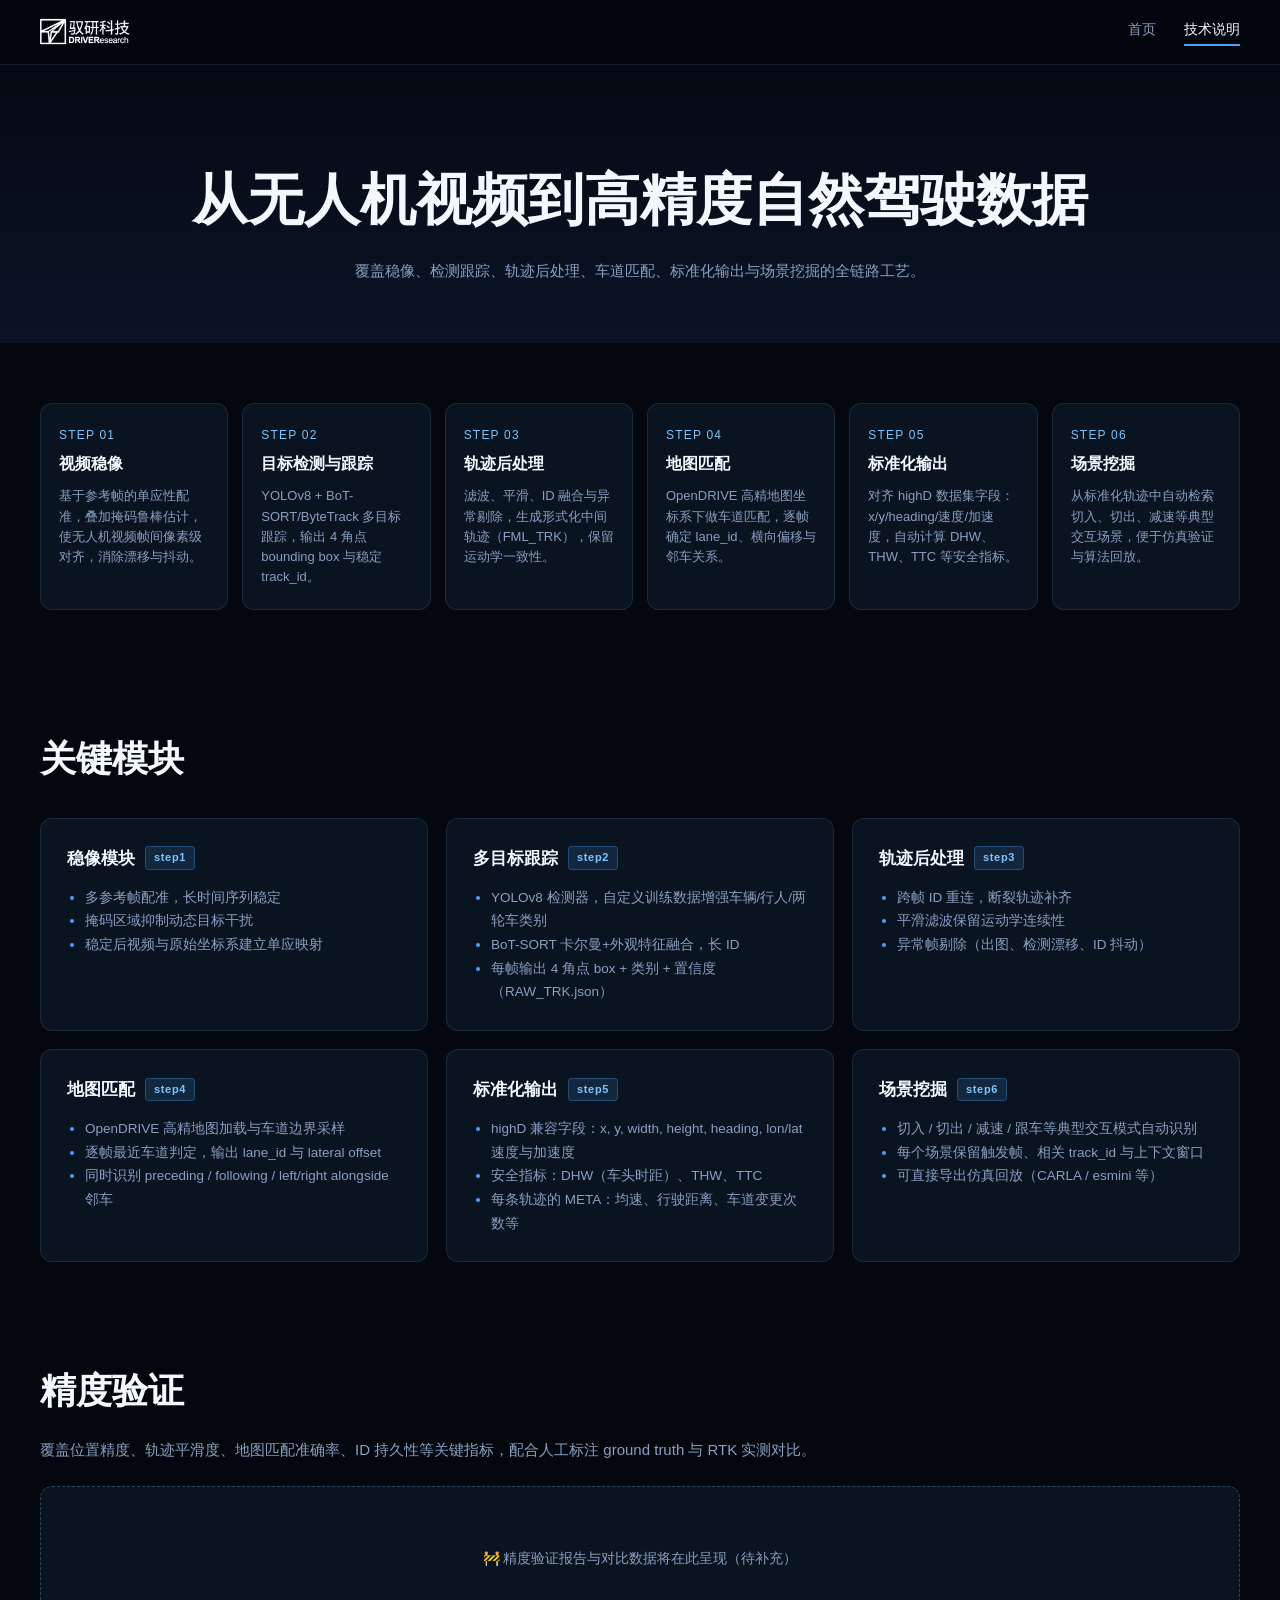
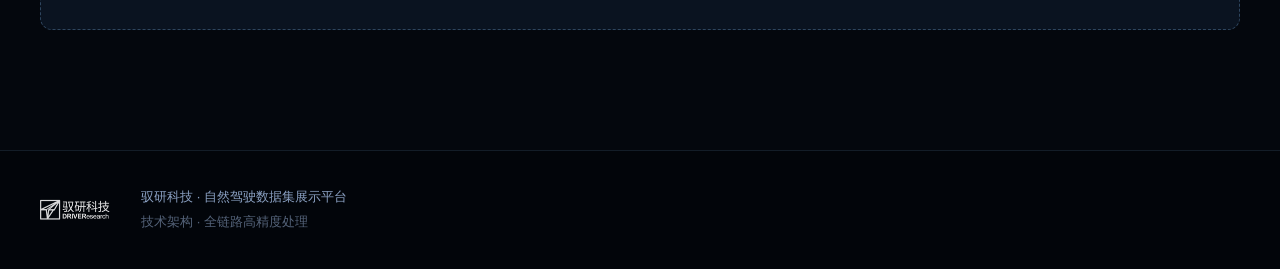
<file: docs/tech.html>
<!DOCTYPE html>
<html lang="zh-CN">
<head>
    <meta charset="UTF-8">
    <meta name="viewport" content="width=device-width, initial-scale=1.0">
    <title>技术说明 · 驭研科技</title>
    <link rel="stylesheet" href="style.css">
    <link rel="icon" href="logo/驭研科技Logo-图形-蓝色透明底.png">
</head>
<body class="page-tech">

<header class="site-header">
    <a class="brand" href="index.html">
        <img src="logo/驭研科技Logo-图形&文字-白色透明底.png" alt="驭研科技">
    </a>
    <nav class="site-nav">
        <a href="index.html">首页</a>
        <a href="tech.html" class="active">技术说明</a>
    </nav>
</header>

<section class="tech-hero">
    <h1>从无人机视频到高精度自然驾驶数据</h1>
    <p>覆盖稳像、检测跟踪、轨迹后处理、车道匹配、标准化输出与场景挖掘的全链路工艺。</p>
</section>

<section class="pipeline">
    <div class="pipeline-flow">
        <div class="pipe-step">
            <div class="step-num">STEP 01</div>
            <h3>视频稳像</h3>
            <p>基于参考帧的单应性配准，叠加掩码鲁棒估计，使无人机视频帧间像素级对齐，消除漂移与抖动。</p>
        </div>
        <div class="pipe-step">
            <div class="step-num">STEP 02</div>
            <h3>目标检测与跟踪</h3>
            <p>YOLOv8 + BoT-SORT/ByteTrack 多目标跟踪，输出 4 角点 bounding box 与稳定 track_id。</p>
        </div>
        <div class="pipe-step">
            <div class="step-num">STEP 03</div>
            <h3>轨迹后处理</h3>
            <p>滤波、平滑、ID 融合与异常剔除，生成形式化中间轨迹（FML_TRK），保留运动学一致性。</p>
        </div>
        <div class="pipe-step">
            <div class="step-num">STEP 04</div>
            <h3>地图匹配</h3>
            <p>OpenDRIVE 高精地图坐标系下做车道匹配，逐帧确定 lane_id、横向偏移与邻车关系。</p>
        </div>
        <div class="pipe-step">
            <div class="step-num">STEP 05</div>
            <h3>标准化输出</h3>
            <p>对齐 highD 数据集字段：x/y/heading/速度/加速度，自动计算 DHW、THW、TTC 等安全指标。</p>
        </div>
        <div class="pipe-step">
            <div class="step-num">STEP 06</div>
            <h3>场景挖掘</h3>
            <p>从标准化轨迹中自动检索切入、切出、减速等典型交互场景，便于仿真验证与算法回放。</p>
        </div>
    </div>
</section>

<section class="modules">
    <h2>关键模块</h2>
    <div class="module-grid">
        <div class="module-card">
            <h3>稳像模块 <span class="mod-tag">step1</span></h3>
            <ul>
                <li>多参考帧配准，长时间序列稳定</li>
                <li>掩码区域抑制动态目标干扰</li>
                <li>稳定后视频与原始坐标系建立单应映射</li>
            </ul>
        </div>
        <div class="module-card">
            <h3>多目标跟踪 <span class="mod-tag">step2</span></h3>
            <ul>
                <li>YOLOv8 检测器，自定义训练数据增强车辆/行人/两轮车类别</li>
                <li>BoT-SORT 卡尔曼+外观特征融合，长 ID</li>
                <li>每帧输出 4 角点 box + 类别 + 置信度（RAW_TRK.json）</li>
            </ul>
        </div>
        <div class="module-card">
            <h3>轨迹后处理 <span class="mod-tag">step3</span></h3>
            <ul>
                <li>跨帧 ID 重连，断裂轨迹补齐</li>
                <li>平滑滤波保留运动学连续性</li>
                <li>异常帧剔除（出图、检测漂移、ID 抖动）</li>
            </ul>
        </div>
        <div class="module-card">
            <h3>地图匹配 <span class="mod-tag">step4</span></h3>
            <ul>
                <li>OpenDRIVE 高精地图加载与车道边界采样</li>
                <li>逐帧最近车道判定，输出 lane_id 与 lateral offset</li>
                <li>同时识别 preceding / following / left/right alongside 邻车</li>
            </ul>
        </div>
        <div class="module-card">
            <h3>标准化输出 <span class="mod-tag">step5</span></h3>
            <ul>
                <li>highD 兼容字段：x, y, width, height, heading, lon/lat 速度与加速度</li>
                <li>安全指标：DHW（车头时距）、THW、TTC</li>
                <li>每条轨迹的 META：均速、行驶距离、车道变更次数等</li>
            </ul>
        </div>
        <div class="module-card">
            <h3>场景挖掘 <span class="mod-tag">step6</span></h3>
            <ul>
                <li>切入 / 切出 / 减速 / 跟车等典型交互模式自动识别</li>
                <li>每个场景保留触发帧、相关 track_id 与上下文窗口</li>
                <li>可直接导出仿真回放（CARLA / esmini 等）</li>
            </ul>
        </div>
    </div>
</section>

<section class="accuracy">
    <h2>精度验证</h2>
    <p>覆盖位置精度、轨迹平滑度、地图匹配准确率、ID 持久性等关键指标，配合人工标注 ground truth 与 RTK 实测对比。</p>
    <div class="accuracy-placeholder">
        🚧 精度验证报告与对比数据将在此呈现（待补充）
    </div>
</section>

<footer class="site-footer">
    <div class="foot-inner">
        <img class="foot-logo" src="logo/驭研科技Logo-图形&文字-白色透明底.png" alt="驭研科技">
        <div class="foot-copy">
            <p>驭研科技 · 自然驾驶数据集展示平台</p>
            <p class="foot-dim">技术架构 · 全链路高精度处理</p>
        </div>
    </div>
</footer>

</body>
</html>
</file>
<file: docs/style.css>
/* ================================================================
   驭研科技 · 宣传展示平台
   ================================================================ */

:root {
    --bg-deep: #04070d;
    --bg-mid: #0a1320;
    --bg-soft: #11203a;
    --line: rgba(140, 200, 255, 0.12);
    --line-strong: rgba(140, 200, 255, 0.28);
    --text-strong: #f3f8ff;
    --text: #cfd9ec;
    --text-dim: #8aa0c2;
    --accent: #4ea0ff;
    --accent-bright: #7dc6ff;
    --accent-glow: rgba(78, 160, 255, 0.45);
    --cyan: #5fe6e0;
    --warn: #ffb05c;
    --pane-radius: 14px;
}

* { box-sizing: border-box; }

html, body {
    margin: 0;
    padding: 0;
    background: var(--bg-deep);
    color: var(--text);
    font-family: -apple-system, BlinkMacSystemFont, "Segoe UI", "PingFang SC", "Microsoft YaHei",
                 "Helvetica Neue", Arial, sans-serif;
    font-size: 15px;
    line-height: 1.6;
    -webkit-font-smoothing: antialiased;
}

a { color: inherit; text-decoration: none; }
button { font-family: inherit; }

/* ===== Header ============================================== */
.site-header {
    position: sticky;
    top: 0;
    z-index: 50;
    display: flex;
    align-items: center;
    justify-content: space-between;
    padding: 14px 40px;
    background: rgba(4, 7, 13, 0.78);
    backdrop-filter: blur(14px);
    -webkit-backdrop-filter: blur(14px);
    border-bottom: 1px solid var(--line);
}
.brand img { height: 36px; display: block; }
.site-nav {
    display: flex;
    gap: 28px;
    font-size: 14px;
}
.site-nav a {
    color: var(--text-dim);
    padding-bottom: 4px;
    border-bottom: 2px solid transparent;
    transition: color 0.2s ease, border-color 0.2s ease;
}
.site-nav a:hover { color: var(--text-strong); }
.site-nav a.active {
    color: var(--text-strong);
    border-bottom-color: var(--accent);
}

/* ===== Hero ================================================ */
.hero {
    position: relative;
    min-height: calc(100vh - 70px);
    padding: 80px 60px 60px;
    overflow: hidden;
    display: flex;
    align-items: center;
}
.hero-bg {
    position: absolute;
    inset: 0;
    background:
        radial-gradient(ellipse at 75% 30%, rgba(78, 160, 255, 0.25), transparent 55%),
        radial-gradient(ellipse at 20% 80%, rgba(95, 230, 224, 0.14), transparent 50%),
        linear-gradient(180deg, #050913 0%, #0a1426 100%);
    z-index: 0;
}
.hero-bg::after {
    content: "";
    position: absolute;
    inset: 0;
    background-image:
        linear-gradient(rgba(140, 200, 255, 0.04) 1px, transparent 1px),
        linear-gradient(90deg, rgba(140, 200, 255, 0.04) 1px, transparent 1px);
    background-size: 80px 80px;
    mask-image: radial-gradient(ellipse at center, black 30%, transparent 75%);
    -webkit-mask-image: radial-gradient(ellipse at center, black 30%, transparent 75%);
}
.hero-inner {
    position: relative;
    z-index: 1;
    max-width: 1080px;
    margin: 0 auto;
    width: 100%;
}
.hero-eyebrow {
    display: inline-block;
    padding: 6px 14px;
    border: 1px solid var(--line-strong);
    border-radius: 999px;
    color: var(--accent-bright);
    font-size: 13px;
    letter-spacing: 0.06em;
    margin-bottom: 26px;
}
.hero-title {
    font-size: clamp(40px, 5.6vw, 72px);
    line-height: 1.12;
    margin: 0 0 28px;
    color: var(--text-strong);
    font-weight: 700;
    letter-spacing: -0.01em;
}
.hero-sub {
    max-width: 720px;
    font-size: 18px;
    color: var(--text-dim);
    margin: 0 0 48px;
}
.hero-meta {
    display: grid;
    grid-template-columns: repeat(4, minmax(120px, 1fr));
    gap: 24px;
    max-width: 760px;
    margin-bottom: 48px;
}
.meta-item {
    padding: 18px 22px;
    border: 1px solid var(--line);
    border-radius: 12px;
    background: rgba(20, 35, 60, 0.35);
}
.meta-num {
    display: block;
    font-size: 28px;
    color: var(--text-strong);
    font-weight: 600;
    font-feature-settings: "tnum";
}
.meta-label {
    display: block;
    color: var(--text-dim);
    font-size: 13px;
    margin-top: 4px;
    letter-spacing: 0.04em;
}
.hero-cta {
    display: inline-flex;
    align-items: center;
    gap: 8px;
    padding: 14px 26px;
    border-radius: 999px;
    background: linear-gradient(135deg, var(--accent), #2a78d4);
    color: white;
    font-weight: 500;
    box-shadow: 0 10px 28px var(--accent-glow);
    transition: transform 0.2s ease, box-shadow 0.2s ease;
}
.hero-cta:hover {
    transform: translateY(-2px);
    box-shadow: 0 14px 36px var(--accent-glow);
}

/* ===== Showcase ============================================ */
.showcase {
    padding: 100px 40px 60px;
    background: linear-gradient(180deg, #050913 0%, #07101e 100%);
}
.showcase-head, .trends-head {
    max-width: 1320px;
    margin: 0 auto 36px;
    text-align: center;
}
.showcase-head h2, .trends-head h2 {
    font-size: clamp(28px, 3.5vw, 42px);
    margin: 0 0 12px;
    color: var(--text-strong);
}
.showcase-sub {
    color: var(--text-dim);
    margin: 0;
}

.stage {
    max-width: 1440px;
    margin: 0 auto;
}

.compare {
    position: relative;
    aspect-ratio: 16 / 9;
    background: #02050a;
    border: 1px solid var(--line);
    border-radius: var(--pane-radius);
    overflow: hidden;
    box-shadow: 0 22px 50px rgba(0, 0, 0, 0.35);
    user-select: none;
    -webkit-user-select: none;
}

.compare-layer {
    position: absolute;
    inset: 0;
    overflow: hidden;
}
.compare-video {
    /* 视频层只显示分隔线左侧 */
    clip-path: inset(0 calc(100% - var(--split-pos)) 0 0);
}
.compare-map {
    /* 地图层只显示分隔线右侧 */
    clip-path: inset(0 0 0 var(--split-pos));
}

.compare-video video {
    width: 100%;
    height: 100%;
    object-fit: contain;
    background: black;
    display: block;
}
.compare-map canvas {
    position: absolute;
    inset: 0;
    width: 100%;
    height: 100%;
}

.compare-tag {
    position: absolute;
    top: 14px;
    display: flex;
    align-items: center;
    gap: 10px;
    padding: 6px 14px;
    background: rgba(4, 10, 22, 0.72);
    border: 1px solid var(--line);
    border-radius: 999px;
    backdrop-filter: blur(8px);
    -webkit-backdrop-filter: blur(8px);
    font-size: 12.5px;
    color: var(--text);
    letter-spacing: 0.02em;
    pointer-events: none;
    white-space: nowrap;
}
.compare-tag.tag-left { left: 18px; }
.compare-tag.tag-right { right: 18px; }
.pane-meta {
    color: var(--text-dim);
    font-feature-settings: "tnum";
    font-size: 11.5px;
}
.dot {
    width: 8px;
    height: 8px;
    border-radius: 50%;
    box-shadow: 0 0 12px currentColor;
}
.dot-blue { background: var(--accent-bright); color: var(--accent-bright); }
.dot-cyan { background: var(--cyan); color: var(--cyan); }

.compare-divider {
    position: absolute;
    top: 0;
    bottom: 0;
    left: var(--split-pos);
    width: 2px;
    background: linear-gradient(180deg,
        rgba(255, 255, 255, 0.0) 0%,
        rgba(255, 255, 255, 0.55) 12%,
        rgba(255, 255, 255, 0.85) 50%,
        rgba(255, 255, 255, 0.55) 88%,
        rgba(255, 255, 255, 0.0) 100%);
    transform: translateX(-1px);
    box-shadow: 0 0 18px rgba(125, 198, 255, 0.55);
    z-index: 4;
    pointer-events: none;
}
.compare-handle {
    position: absolute;
    top: 50%;
    left: 50%;
    transform: translate(-50%, -50%);
    width: 44px;
    height: 44px;
    border-radius: 50%;
    background: rgba(8, 18, 36, 0.85);
    border: 2px solid var(--accent-bright);
    box-shadow: 0 0 22px var(--accent-glow), inset 0 0 12px rgba(125, 198, 255, 0.18);
    display: flex;
    align-items: center;
    justify-content: space-between;
    padding: 0 9px;
    cursor: ew-resize;
    pointer-events: auto;
    transition: transform 0.15s ease, box-shadow 0.2s ease;
    touch-action: none;
}
.compare-handle:hover,
.compare-handle:focus-visible {
    transform: translate(-50%, -50%) scale(1.08);
    box-shadow: 0 0 28px var(--accent-glow), inset 0 0 14px rgba(125, 198, 255, 0.28);
    outline: none;
}
.compare-handle .arrow {
    color: var(--accent-bright);
    font-size: 18px;
    line-height: 1;
    font-weight: 700;
    pointer-events: none;
}

.compare.dragging .compare-handle { cursor: ew-resize; }

/* ===== Vehicle type legend (overlay on stage) =============== */
.map-legend {
    position: absolute;
    right: 18px;
    bottom: 16px;
    z-index: 5;
    display: flex;
    flex-wrap: wrap;
    gap: 6px 14px;
    align-items: center;
    padding: 8px 14px;
    background: rgba(4, 10, 22, 0.72);
    border: 1px solid var(--line);
    border-radius: 10px;
    backdrop-filter: blur(8px);
    -webkit-backdrop-filter: blur(8px);
    color: var(--text);
    font-size: 12px;
    letter-spacing: 0.02em;
    pointer-events: none;
}
.map-legend .legend-title {
    color: var(--text-dim);
    font-size: 11.5px;
    margin-right: 4px;
    letter-spacing: 0.06em;
}
.map-legend .legend-item {
    display: inline-flex;
    align-items: center;
    gap: 6px;
    color: var(--text);
}
.map-legend .legend-swatch {
    width: 14px;
    height: 4px;
    border-radius: 2px;
    box-shadow: 0 0 8px currentColor;
}

.video-loading, .map-loading {
    position: absolute;
    top: 0;
    bottom: 0;
    display: flex;
    align-items: center;
    justify-content: center;
    color: var(--text-dim);
    font-size: 14px;
    background: rgba(2, 5, 10, 0.65);
    transition: opacity 0.4s ease;
    z-index: 3;
}
.video-loading { left: 0; right: 50%; }
.map-loading { left: 50%; right: 0; }
.video-loading.hide, .map-loading.hide {
    opacity: 0;
    pointer-events: none;
}

/* ===== Controls ============================================ */
.stage-controls {
    max-width: 1440px;
    margin: 22px auto 0;
    padding: 18px 22px;
    background: var(--bg-mid);
    border: 1px solid var(--line);
    border-radius: var(--pane-radius);
    display: flex;
    align-items: center;
    flex-wrap: wrap;
    gap: 18px;
}
.ctrl-btn {
    width: 42px;
    height: 42px;
    border-radius: 50%;
    border: 1px solid var(--line-strong);
    background: rgba(78, 160, 255, 0.12);
    color: var(--text-strong);
    font-size: 16px;
    cursor: pointer;
    transition: all 0.2s ease;
}
.ctrl-btn:hover {
    background: rgba(78, 160, 255, 0.22);
    border-color: var(--accent);
}
.seek {
    flex: 1 1 280px;
    display: flex;
    align-items: center;
    gap: 14px;
    min-width: 240px;
}
#seekBar {
    flex: 1;
    appearance: none;
    -webkit-appearance: none;
    height: 4px;
    background: rgba(140, 200, 255, 0.18);
    border-radius: 2px;
}
#seekBar::-webkit-slider-thumb {
    -webkit-appearance: none;
    width: 14px;
    height: 14px;
    border-radius: 50%;
    background: var(--accent-bright);
    box-shadow: 0 0 8px var(--accent-glow);
    cursor: pointer;
}
#seekBar::-moz-range-thumb {
    width: 14px;
    height: 14px;
    border-radius: 50%;
    background: var(--accent-bright);
    border: none;
}
.seek-time {
    font-feature-settings: "tnum";
    font-size: 13px;
    color: var(--text-dim);
    min-width: 110px;
    text-align: right;
}
.speed-group {
    display: inline-flex;
    border: 1px solid var(--line);
    border-radius: 8px;
    overflow: hidden;
}
.speed-btn {
    background: transparent;
    color: var(--text-dim);
    border: none;
    padding: 8px 14px;
    cursor: pointer;
    font-size: 13px;
    transition: all 0.18s ease;
}
.speed-btn:hover { color: var(--text-strong); }
.speed-btn.active {
    background: rgba(78, 160, 255, 0.2);
    color: var(--text-strong);
}
.layer-group {
    display: flex;
    gap: 14px;
    flex-wrap: wrap;
}
.toggle {
    display: inline-flex;
    align-items: center;
    gap: 6px;
    color: var(--text-dim);
    font-size: 13px;
    cursor: pointer;
    user-select: none;
}
.toggle input { accent-color: var(--accent); }
.toggle:hover { color: var(--text); }

/* ===== Trends ============================================== */
.trends {
    padding: 100px 40px 80px;
    background: #050a14;
}
.trend-grid {
    max-width: 1440px;
    margin: 0 auto;
    display: grid;
    grid-template-columns: repeat(auto-fit, minmax(280px, 1fr));
    gap: 18px;
}
.trend-card {
    background: var(--bg-mid);
    border: 1px solid var(--line);
    border-radius: var(--pane-radius);
    padding: 18px 20px 14px;
}
.trend-card h4 {
    font-size: 14px;
    color: var(--text);
    margin: 0 0 10px;
    font-weight: 500;
}
.trend-card canvas {
    width: 100%;
    height: 140px;
    display: block;
}

/* ===== Footer ============================================== */
.site-footer {
    background: #02050a;
    border-top: 1px solid var(--line);
    padding: 36px 40px;
    color: var(--text-dim);
    font-size: 13px;
}
.foot-inner {
    max-width: 1440px;
    margin: 0 auto;
    display: flex;
    align-items: center;
    gap: 24px;
}
.foot-logo { height: 28px; opacity: 0.85; }
.foot-copy p { margin: 0; }
.foot-dim { opacity: 0.6; margin-top: 4px !important; }

/* ===== Tech page =========================================== */
.tech-hero {
    padding: 90px 40px 60px;
    text-align: center;
    background: linear-gradient(180deg, #050913 0%, #0a1426 100%);
}
.tech-hero h1 {
    font-size: clamp(36px, 4.5vw, 56px);
    margin: 0 0 14px;
    color: var(--text-strong);
}
.tech-hero p {
    color: var(--text-dim);
    max-width: 700px;
    margin: 0 auto;
}

.pipeline {
    max-width: 1280px;
    margin: 0 auto;
    padding: 60px 40px;
}
.pipeline-flow {
    display: grid;
    grid-template-columns: repeat(6, 1fr);
    gap: 14px;
    margin-bottom: 60px;
}
@media (max-width: 1100px) { .pipeline-flow { grid-template-columns: repeat(3, 1fr); } }
@media (max-width: 700px) { .pipeline-flow { grid-template-columns: repeat(2, 1fr); } }

.pipe-step {
    position: relative;
    padding: 22px 18px;
    background: var(--bg-mid);
    border: 1px solid var(--line);
    border-radius: 12px;
    transition: transform 0.2s ease, border-color 0.2s ease;
}
.pipe-step:hover {
    transform: translateY(-4px);
    border-color: var(--accent);
}
.pipe-step .step-num {
    color: var(--accent-bright);
    font-size: 12px;
    letter-spacing: 0.1em;
    margin-bottom: 6px;
}
.pipe-step h3 {
    font-size: 16px;
    color: var(--text-strong);
    margin: 0 0 10px;
}
.pipe-step p {
    font-size: 13px;
    color: var(--text-dim);
    margin: 0;
    line-height: 1.55;
}

.modules {
    max-width: 1280px;
    margin: 0 auto;
    padding: 0 40px 100px;
}
.modules h2 {
    font-size: clamp(26px, 3vw, 36px);
    margin: 0 0 30px;
    color: var(--text-strong);
}
.module-grid {
    display: grid;
    grid-template-columns: repeat(auto-fit, minmax(300px, 1fr));
    gap: 18px;
}
.module-card {
    background: var(--bg-mid);
    border: 1px solid var(--line);
    border-radius: 12px;
    padding: 26px;
}
.module-card h3 {
    font-size: 17px;
    color: var(--text-strong);
    margin: 0 0 14px;
    display: flex;
    align-items: center;
    gap: 10px;
}
.module-card .mod-tag {
    display: inline-block;
    font-size: 11px;
    color: var(--accent-bright);
    background: rgba(78, 160, 255, 0.14);
    border: 1px solid rgba(78, 160, 255, 0.3);
    border-radius: 4px;
    padding: 2px 8px;
    letter-spacing: 0.06em;
}
.module-card ul {
    margin: 0;
    padding-left: 18px;
    color: var(--text-dim);
    font-size: 13.5px;
    line-height: 1.75;
}
.module-card ul li::marker { color: var(--accent); }

.accuracy {
    max-width: 1280px;
    margin: 0 auto;
    padding: 0 40px 120px;
}
.accuracy h2 {
    font-size: clamp(26px, 3vw, 36px);
    margin: 0 0 18px;
    color: var(--text-strong);
}
.accuracy p { color: var(--text-dim); }
.accuracy-placeholder {
    margin-top: 24px;
    padding: 60px 40px;
    background: var(--bg-mid);
    border: 1px dashed var(--line-strong);
    border-radius: 12px;
    text-align: center;
    color: var(--text-dim);
    font-size: 14px;
}

/* ===== misc ================================================ */
@media (max-width: 768px) {
    .site-header { padding: 12px 20px; }
    .hero { padding: 50px 20px 40px; }
    .hero-meta { grid-template-columns: repeat(2, 1fr); }
    .showcase, .trends { padding-left: 20px; padding-right: 20px; }
    .stage-controls { padding: 14px; }
}
</file>
